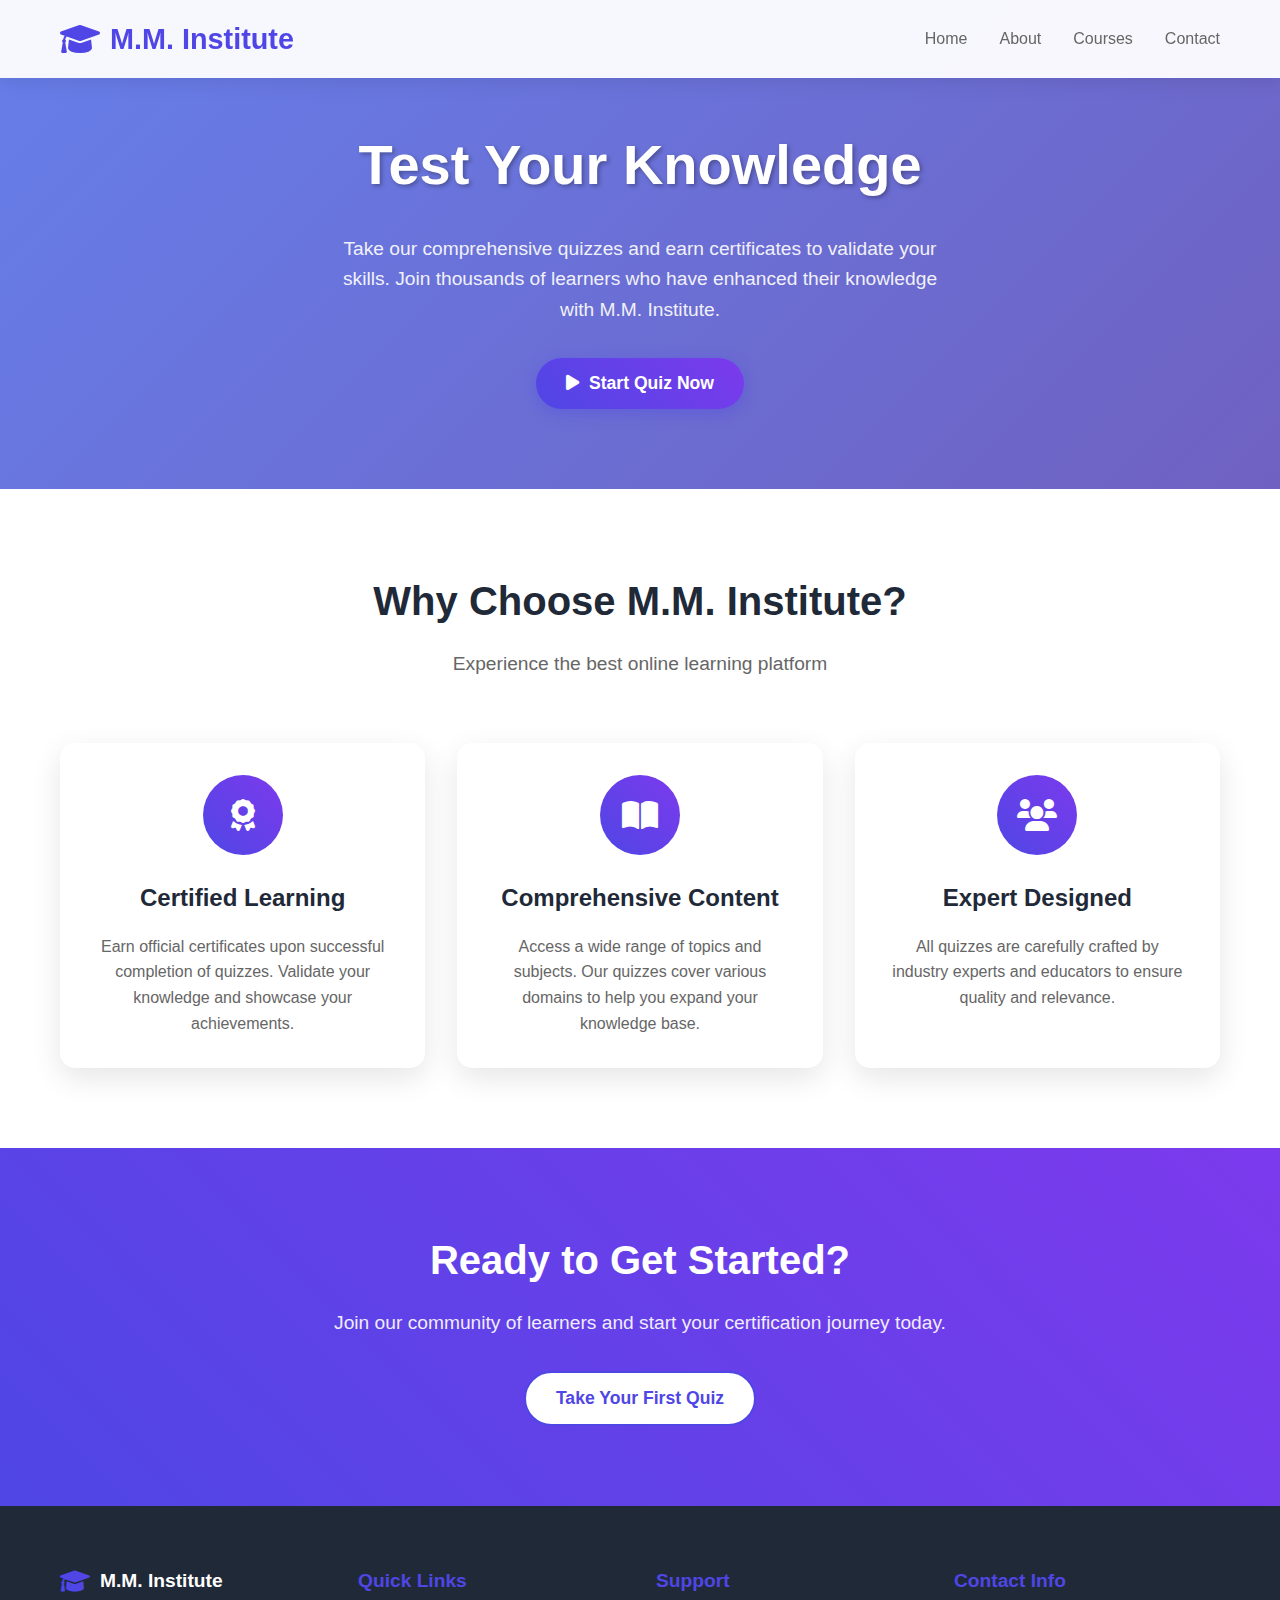
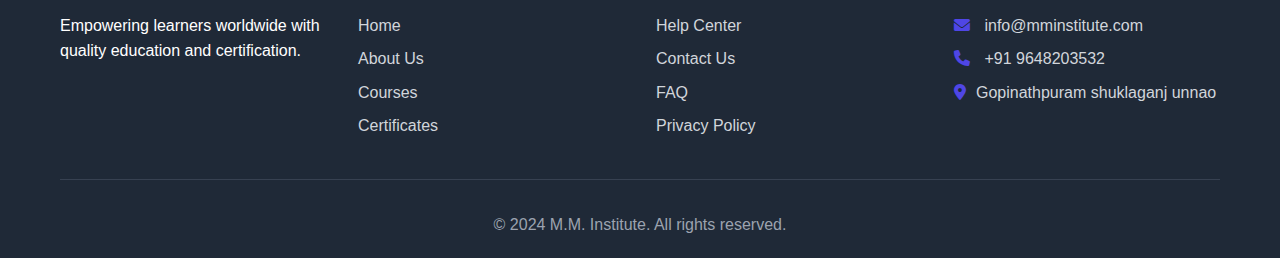
<file: index.html>
<!DOCTYPE html>
<html lang="en">
<head>
    <meta charset="UTF-8">
    <meta name="viewport" content="width=device-width, initial-scale=1.0">
    <title>M.M. Institute - Quiz Portal</title>
    <link rel="stylesheet" href="styles.css">
    <link href="https://cdnjs.cloudflare.com/ajax/libs/font-awesome/6.0.0/css/all.min.css" rel="stylesheet">
</head>
<body>
    <!-- Header -->
    <header class="header">
        <div class="container">
            <div class="nav">
                <div class="logo">
                    <i class="fas fa-graduation-cap"></i>
                    <h1>M.M. Institute</h1>
                </div>
                <nav class="nav-links">
                    <a href="#home">Home</a>
                    <a href="#about">About</a>
                    <a href="#courses">Courses</a>
                    <a href="#contact">Contact</a>
                </nav>
            </div>
        </div>
    </header>

    <!-- Hero Section -->
    <section class="hero">
        <div class="container">
            <div class="hero-content">
                <h2>Test Your Knowledge</h2>
                <p>Take our comprehensive quizzes and earn certificates to validate your skills. Join thousands of learners who have enhanced their knowledge with M.M. Institute.</p>
                <button class="btn-primary" onclick="startQuiz()">
                    <i class="fas fa-play"></i>
                    Start Quiz Now
                </button>
            </div>
        </div>
    </section>

    <!-- Features Section -->
    <section class="features">
        <div class="container">
            <div class="section-header">
                <h3>Why Choose M.M. Institute?</h3>
                <p>Experience the best online learning platform</p>
            </div>
            <div class="features-grid">
                <div class="feature-card">
                    <div class="feature-icon">
                        <i class="fas fa-award"></i>
                    </div>
                    <h4>Certified Learning</h4>
                    <p>Earn official certificates upon successful completion of quizzes. Validate your knowledge and showcase your achievements.</p>
                </div>
                <div class="feature-card">
                    <div class="feature-icon">
                        <i class="fas fa-book-open"></i>
                    </div>
                    <h4>Comprehensive Content</h4>
                    <p>Access a wide range of topics and subjects. Our quizzes cover various domains to help you expand your knowledge base.</p>
                </div>
                <div class="feature-card">
                    <div class="feature-icon">
                        <i class="fas fa-users"></i>
                    </div>
                    <h4>Expert Designed</h4>
                    <p>All quizzes are carefully crafted by industry experts and educators to ensure quality and relevance.</p>
                </div>
            </div>
        </div>
    </section>

    <!-- CTA Section -->
    <section class="cta">
        <div class="container">
            <div class="cta-content">
                <h3>Ready to Get Started?</h3>
                <p>Join our community of learners and start your certification journey today.</p>
                <button class="btn-secondary" onclick="startQuiz()">
                    Take Your First Quiz
                </button>
            </div>
        </div>
    </section>

    <!-- Footer -->
    <footer class="footer">
        <div class="container">
            <div class="footer-content">
                <div class="footer-section">
                    <div class="footer-logo">
                        <i class="fas fa-graduation-cap"></i>
                        <span>M.M. Institute</span>
                    </div>
                    <p>Empowering learners worldwide with quality education and certification.</p>
                </div>
                <div class="footer-section">
                    <h4>Quick Links</h4>
                    <ul>
                        <li><a href="#home">Home</a></li>
                        <li><a href="#about">About Us</a></li>
                        <li><a href="#courses">Courses</a></li>
                        <li><a href="#certificates">Certificates</a></li>
                    </ul>
                </div>
                <div class="footer-section">
                    <h4>Support</h4>
                    <ul>
                        <li><a href="#help">Help Center</a></li>
                        <li><a href="#contact">Contact Us</a></li>
                        <li><a href="#faq">FAQ</a></li>
                        <li><a href="#privacy">Privacy Policy</a></li>
                    </ul>
                </div>
                <div class="footer-section">
                    <h4>Contact Info</h4>
                    <div class="contact-info">
                        <p><i class="fas fa-envelope"></i> info@mminstitute.com</p>
                        <p><i class="fas fa-phone"></i> +91 9648203532</p>
                        <p><i class="fas fa-map-marker-alt"></i>Gopinathpuram shuklaganj unnao</p>
                    </div>
                </div>
            </div>
            <div class="footer-bottom">
                <p>&copy; 2024 M.M. Institute. All rights reserved.</p>
            </div>
        </div>
    </footer>

    <script src="script.js"></script>
</body>
</html>
</file>
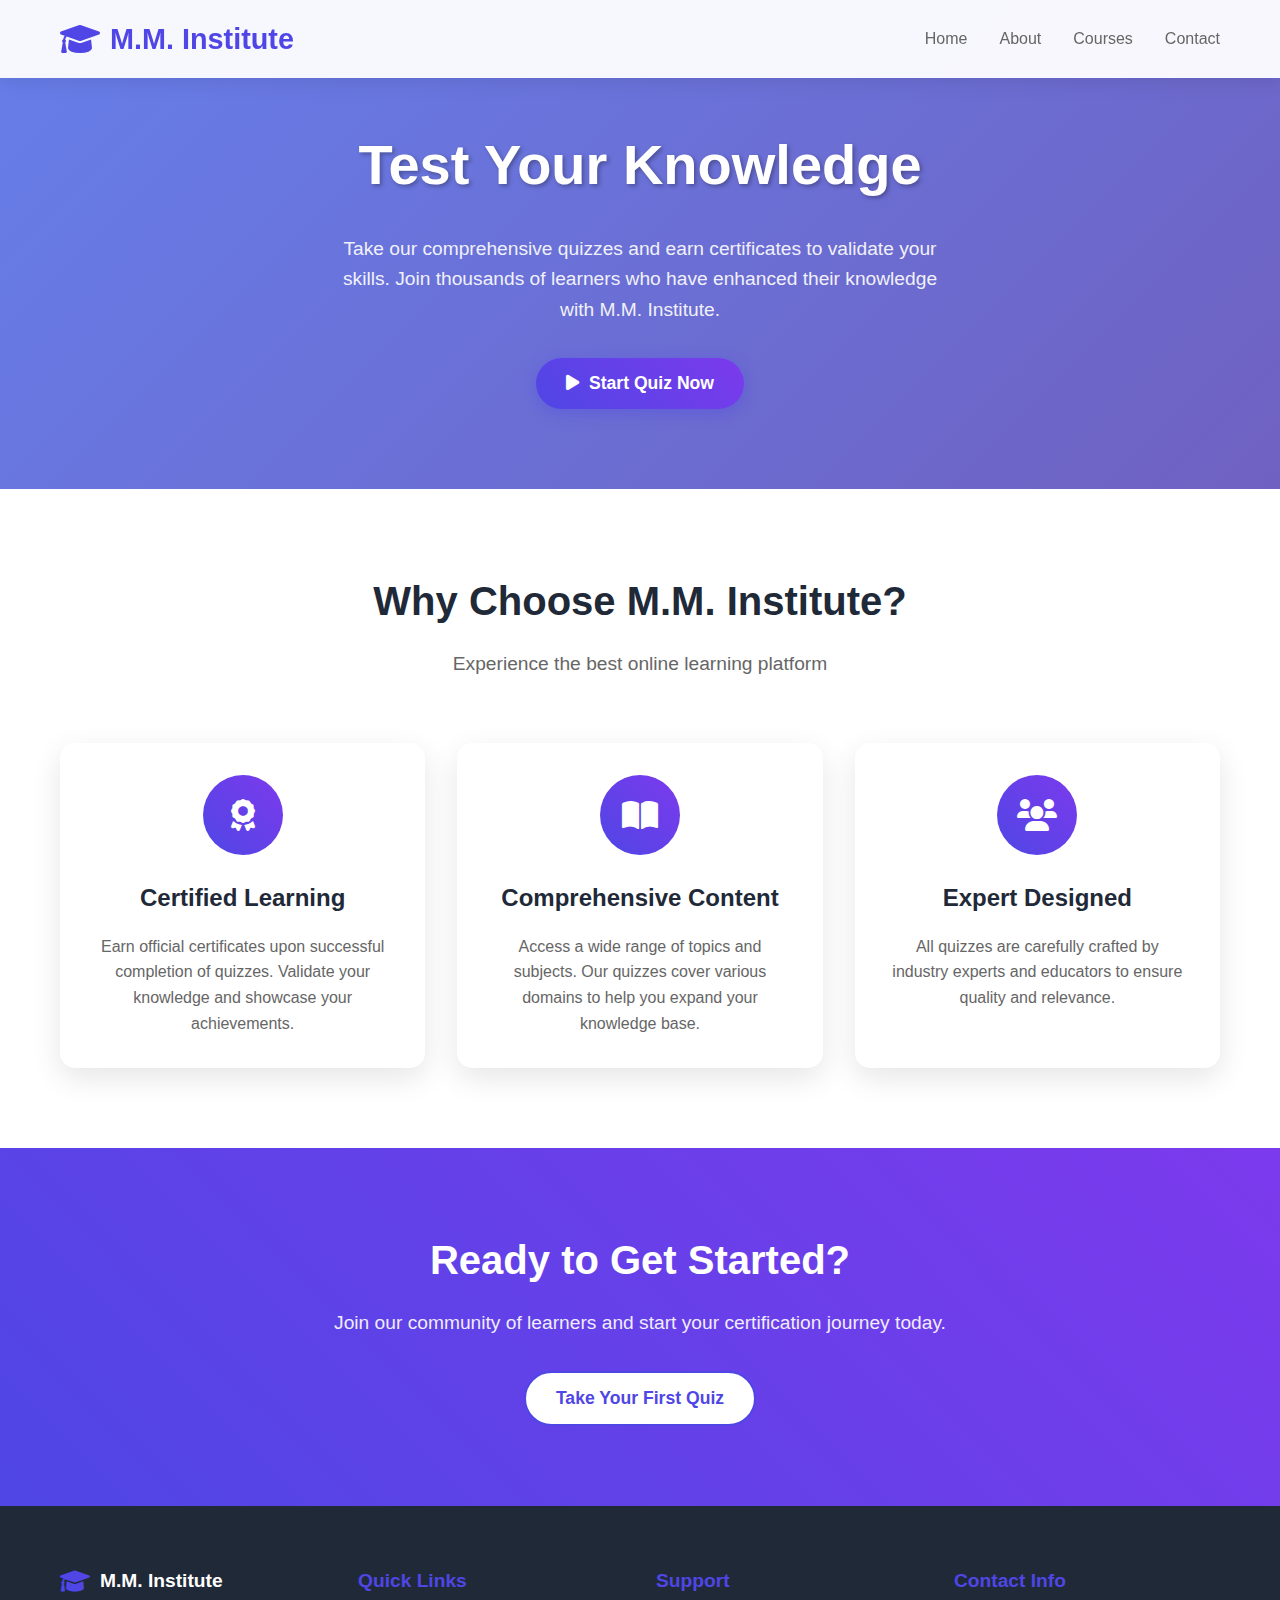
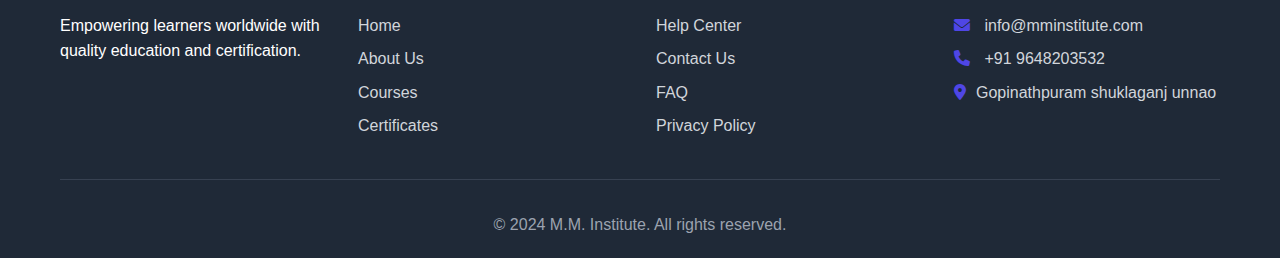
<file: certificate.html>
<!DOCTYPE html>
<html lang="en">
<head>
    <meta charset="UTF-8">
    <meta name="viewport" content="width=device-width, initial-scale=1.0">
    <title>Certificate - M.M. Institute</title>
    <link rel="stylesheet" href="styles.css">
    <link href="https://cdnjs.cloudflare.com/ajax/libs/font-awesome/6.0.0/css/all.min.css" rel="stylesheet">
</head>
<body>
    <div class="certificate-container">
        <div class="certificate-header">
            <div class="logo">
                <div><img src="img/logo.png"  width="15%" height="15%"></div>
                <h1>M.M. Institute</h1>
            </div>
            <div class="certificate-actions">
                <button class="btn-secondary" onclick="printCertificate()">
                    <i class="fas fa-print"></i>
                    Print Certificate
                </button>
                <button class="btn-secondary" onclick="goHome()">
                    <i class="fas fa-home"></i>
                    Home
                </button>
            </div>
        </div>

        <div class="certificate-wrapper">
            <div class="certificate" id="certificate">
                <div class="certificate-border">
                    <div class="certificate-content">
                        <div class="certificate-logo">
                            <div class="logo-circle">
                                <div><img src="img/logo.png"  width="100%" height="100%"></div>
                            </div>
                        </div>

                        <h1 class="certificate-title">CERTIFICATE OF COMPLETION</h1>

                        <div class="institute-name">
                            <i class="fas fa-graduation-cap"></i>
                            <span>M.M. Institute</span>
                        </div>

                        <p class="certificate-text">This is to certify that</p>

                        <h2 class="student-name" id="cert-student-name">Student Name</h2>

                        <p class="certificate-text">has successfully completed</p>

                        <h3 class="course-name">Tally Prime</h3>

                        <p class="certificate-text">
                            with a score of <span class="score-highlight" id="cert-score">0%</span>
                        </p>

                        <div class="certificate-footer">
                            <div class="cert-date">
                                <p class="footer-label">Date of Completion</p>
                                <p class="footer-value" id="cert-date">January 1, 2024</p>
                            </div>
                            <div class="cert-authority">
                                <p class="footer-label">Authorized by</p>
                                <p class="footer-value">M.M. Institute</p>
                            </div>
                        </div>

                        <div class="certificate-seal">
                            <div class="seal">
                              <div><img src="img/lg.png"  width="90%" height="90%"></div>
                            </div>
                        </div>
                    </div>
                </div>
            </div>
        </div>
    </div>

    <script src="script.js"></script>
</body>
</html>
</file>
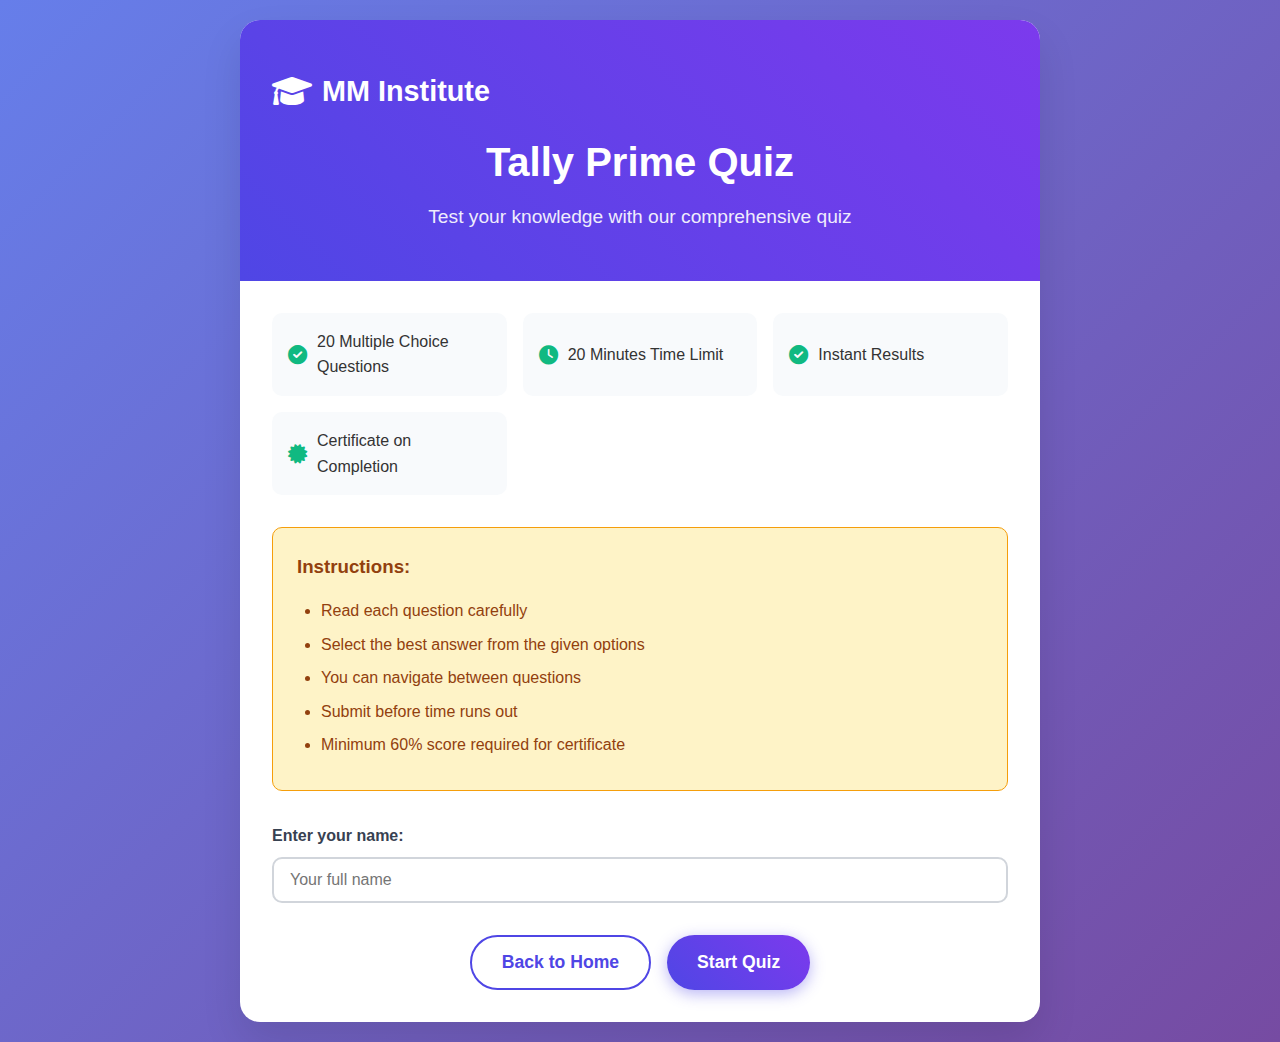
<file: quiz.html>
<!DOCTYPE html>
<html lang="en">
<head>
    <meta charset="UTF-8">
    <meta name="viewport" content="width=device-width, initial-scale=1.0">
    <title>Quiz - MM Institute</title>
    <link rel="stylesheet" href="styles.css">
    <link href="https://cdnjs.cloudflare.com/ajax/libs/font-awesome/6.0.0/css/all.min.css" rel="stylesheet">
</head>
<body>
    <div class="quiz-container">
        <!-- Quiz Start Screen ddddd -->
        <div id="quiz-start" class="quiz-start">
            <div class="quiz-card">
                <div class="quiz-header">
                    <div class="logo">
                        <i class="fas fa-graduation-cap"></i>
                        <h1>MM Institute</h1>
                    </div>
                    <h2>Tally Prime Quiz</h2>
                    <p>Test your knowledge with our comprehensive quiz</p>
                </div>
                <div class="quiz-info">
                    <div class="info-grid">
                        <div class="info-item">
                            <i class="fas fa-check-circle"></i>
                            <span>20 Multiple Choice Questions</span>
                        </div>
                        <div class="info-item">
                            <i class="fas fa-clock"></i>
                            <span>20 Minutes Time Limit</span>
                        </div>
                        <div class="info-item">
                            <i class="fas fa-check-circle"></i>
                            <span>Instant Results</span>
                        </div>
                        <div class="info-item">
                            <i class="fas fa-certificate"></i>
                            <span>Certificate on Completion</span>
                        </div>
                    </div>
                    <div class="instructions">
                        <h3>Instructions:</h3>
                        <ul>
                            <li>Read each question carefully</li>
                            <li>Select the best answer from the given options</li>
                            <li>You can navigate between questions</li>
                            <li>Submit before time runs out</li>
                            <li>Minimum 60% score required for certificate</li>
                        </ul>
                    </div>
                    <div class="name-input">
                        <label for="studentName">Enter your name:</label>
                        <input type="text" id="studentName" placeholder="Your full name" required>
                    </div>
                    <div class="quiz-buttons">
                        <button class="btn-secondary" onclick="goHome()">Back to Home</button>
                        <button class="btn-primary" onclick="startQuizTimer()">Start Quiz</button>
                    </div>
                </div>
            </div>
        </div>

        <!-- Quiz Questions -->
        <div id="quiz-questions" class="quiz-questions" style="display: none;">
            <div class="quiz-header-bar">
                <div class="quiz-logo">
                    <i class="fas fa-graduation-cap"></i>
                    <span>M.M. Institute Quiz</span>
                </div>
                <div class="quiz-status">
                    <div class="timer">
                        <i class="fas fa-clock"></i>
                        <span id="timer">10:00</span>
                    </div>
                    <div class="question-counter">
                        Question <span id="current-question">1</span> of <span id="total-questions">10</span>
                    </div>
                </div>
            </div>
            
            <div class="progress-bar">
                <div class="progress" id="progress"></div>
            </div>

            <div class="question-card">
                <div class="question-content">
                    <h3 id="question-text">Loading question...</h3>
                    <div class="options" id="options-container">
              
                    </div>
                </div>
                <div class="question-navigation">
                    <button class="btn-secondary" id="prev-btn" onclick="previousQuestion()" disabled>Previous</button>
                    <button class="btn-primary" id="next-btn" onclick="nextQuestion()" disabled>Next Question</button>
                </div>
            </div>
        </div>
        
    </div>

    <script src="script.js"></script>
</body>
</html>
</file>
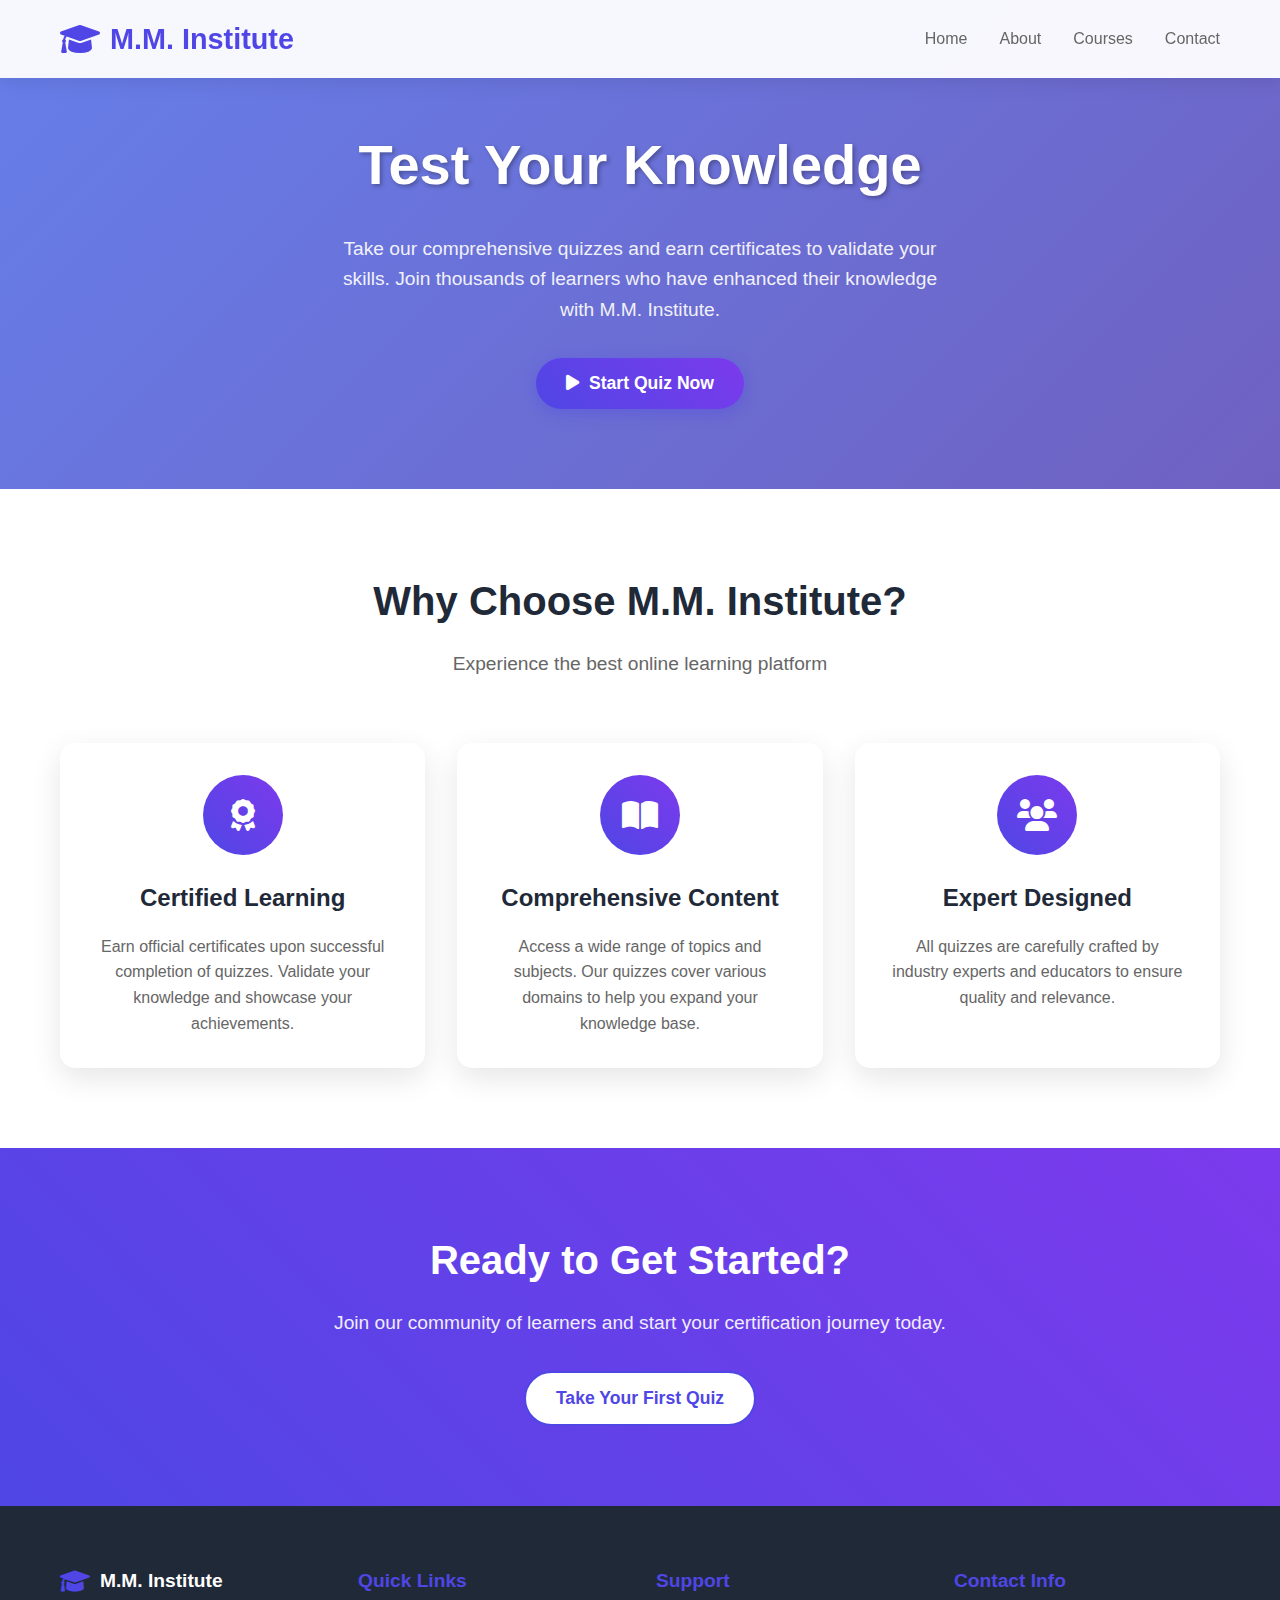
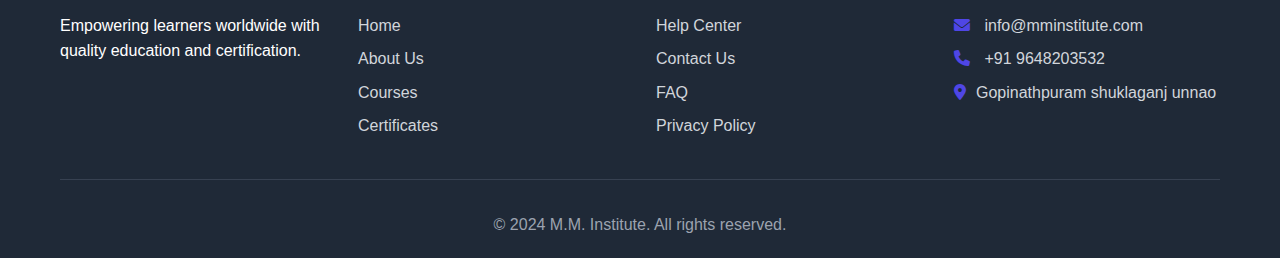
<file: results.html>
<!DOCTYPE html>
<html lang="en">
<head>
    <meta charset="UTF-8">
    <meta name="viewport" content="width=device-width, initial-scale=1.0">
    <title>Quiz Results - MM Institute</title>
    <link rel="stylesheet" href="styles.css">
    <link href="https://cdnjs.cloudflare.com/ajax/libs/font-awesome/6.0.0/css/all.min.css" rel="stylesheet">
</head>
<body>
    <div class="results-container">
        <div class="results-header">
            <div class="logo">
                <i class="fas fa-graduation-cap"></i>
                <h1>MM Institute</h1>
            </div>
            <h2>Quiz Results</h2>
        </div>

        <div class="results-content">
            <div class="results-summary">
                <div class="score-card">
                    <div class="score-circle">
                        <span id="percentage-score">0%</span>
                    </div>
                    <h3 id="result-message">Loading...</h3>
                    <p id="result-description">Please wait...</p>
                </div>

                <div class="stats-grid">
                    <div class="stat-item">
                        <div class="stat-number" id="correct-answers">0</div>
                        <div class="stat-label">Correct Answers</div>
                    </div>
                    <div class="stat-item">
                        <div class="stat-number" id="incorrect-answers">0</div>
                        <div class="stat-label">Incorrect Answers</div>
                    </div>
                    <div class="stat-item">
                        <div class="stat-number" id="total-score">0</div>
                        <div class="stat-label">Total Questions</div>
                    </div>
                    <div class="stat-item">
                        <div class="stat-number" id="final-percentage">0%</div>
                        <div class="stat-label">Final Score</div>
                    </div>
                </div>

                <div class="certificate-status" id="certificate-status">
                    <div class="status-icon">
                        <i class="fas fa-award"></i>
                    </div>
                    <div class="status-text">
                        <h4>Certificate Status</h4>
                        <p id="certificate-message">Loading...</p>
                    </div>
                </div>

                <div class="action-buttons">
                    <button class="btn-primary" id="certificate-btn" onclick="viewCertificate()" style="display: none;">
                        <i class="fas fa-download"></i>
                        View Certificate
                    </button>
                    <button class="btn-secondary" onclick="retakeQuiz()">
                        <i class="fas fa-redo"></i>
                        Retake Quiz
                    </button>
                    <button class="btn-secondary" onclick="goHome()">
                        <i class="fas fa-home"></i>
                        Home
                    </button>
                </div>
            </div>

            <div class="answers-review">
                <h3>Review Your Answers</h3>
                <div id="answers-container">
                    <!-- Answers will be populated by JavaScript -->
                </div>
            </div>
        </div>
    </div>

    <script src="script.js"></script>
</body>
</html>
</file>
<file: styles.css>
* {
  margin: 0;
  padding: 0;
  box-sizing: border-box;
}

body {
  font-family: "Segoe UI", Tahoma, Geneva, Verdana, sans-serif;
  line-height: 1.6;
  color: #333;
  background: linear-gradient(135deg, #667eea 0%, #764ba2 100%);
  min-height: 100vh;
}

.container {
  max-width: 1200px;
  margin: 0 auto;
  padding: 0 20px;
}

/* Header Styles */
.header {
  background: rgba(255, 255, 255, 0.95);
  backdrop-filter: blur(10px);
  box-shadow: 0 2px 20px rgba(0, 0, 0, 0.1);
  position: fixed;
  width: 100%;
  top: 0;
  z-index: 1000;
}

.nav {
  display: flex;
  justify-content: space-between;
  align-items: center;
  padding: 1rem 0;
}

.logo {
  display: flex;
  align-items: center;
  gap: 10px;
  color: #4f46e5;
}

.logo i {
  font-size: 2rem;
}

.logo h1 {
  font-size: 1.8rem;
  font-weight: 700;
}

.nav-links {
  display: flex;
  gap: 2rem;
}

.nav-links a {
  text-decoration: none;
  color: #666;
  font-weight: 500;
  transition: color 0.3s;
}

.nav-links a:hover {
  color: #4f46e5;
}

/* Hero Section */
.hero {
  padding: 120px 0 80px;
  text-align: center;
  color: white;
}

.hero-content h2 {
  font-size: 3.5rem;
  font-weight: 700;
  margin-bottom: 1.5rem;
  text-shadow: 2px 2px 4px rgba(0, 0, 0, 0.3);
}

.hero-content p {
  font-size: 1.2rem;
  margin-bottom: 2rem;
  max-width: 600px;
  margin-left: auto;
  margin-right: auto;
  opacity: 0.9;
}

/* Button Styles */
.btn-primary,
.btn-secondary {
  padding: 15px 30px;
  border: none;
  border-radius: 50px;
  font-size: 1.1rem;
  font-weight: 600;
  cursor: pointer;
  transition: all 0.3s;
  display: inline-flex;
  align-items: center;
  gap: 10px;
  text-decoration: none;
}

.btn-primary {
  background: linear-gradient(45deg, #4f46e5, #7c3aed);
  color: white;
  box-shadow: 0 4px 15px rgba(79, 70, 229, 0.4);
}

.btn-primary:hover {
  transform: translateY(-2px);
  box-shadow: 0 6px 20px rgba(79, 70, 229, 0.6);
}

.btn-secondary {
  background: white;
  color: #4f46e5;
  border: 2px solid #4f46e5;
}

.btn-secondary:hover {
  background: #4f46e5;
  color: white;
  transform: translateY(-2px);
}

/* Features Section */
.features {
  padding: 80px 0;
  background: white;
}

.section-header {
  text-align: center;
  margin-bottom: 4rem;
}

.section-header h3 {
  font-size: 2.5rem;
  font-weight: 700;
  margin-bottom: 1rem;
  color: #1f2937;
}

.section-header p {
  font-size: 1.2rem;
  color: #666;
}

.features-grid {
  display: grid;
  grid-template-columns: repeat(auto-fit, minmax(300px, 1fr));
  gap: 2rem;
}

.feature-card {
  background: white;
  padding: 2rem;
  border-radius: 15px;
  box-shadow: 0 10px 30px rgba(0, 0, 0, 0.1);
  text-align: center;
  transition: transform 0.3s;
}

.feature-card:hover {
  transform: translateY(-5px);
}

.feature-icon {
  width: 80px;
  height: 80px;
  background: linear-gradient(45deg, #4f46e5, #7c3aed);
  border-radius: 50%;
  display: flex;
  align-items: center;
  justify-content: center;
  margin: 0 auto 1.5rem;
}

.feature-icon i {
  font-size: 2rem;
  color: white;
}

.feature-card h4 {
  font-size: 1.5rem;
  font-weight: 600;
  margin-bottom: 1rem;
  color: #1f2937;
}

.feature-card p {
  color: #666;
  line-height: 1.6;
}

/* CTA Section */
.cta {
  padding: 80px 0;
  background: linear-gradient(45deg, #4f46e5, #7c3aed);
  color: white;
  text-align: center;
}

.cta-content h3 {
  font-size: 2.5rem;
  font-weight: 700;
  margin-bottom: 1rem;
}

.cta-content p {
  font-size: 1.2rem;
  margin-bottom: 2rem;
  opacity: 0.9;
}

/* Footer */
.footer {
  background: #1f2937;
  color: white;
  padding: 60px 0 20px;
}

.footer-content {
  display: grid;
  grid-template-columns: repeat(auto-fit, minmax(250px, 1fr));
  gap: 2rem;
  margin-bottom: 2rem;
}

.footer-logo {
  display: flex;
  align-items: center;
  gap: 10px;
  margin-bottom: 1rem;
  font-size: 1.2rem;
  font-weight: 600;
}

.footer-logo i {
  font-size: 1.5rem;
  color: #4f46e5;
}

.footer-section h4 {
  font-size: 1.2rem;
  font-weight: 600;
  margin-bottom: 1rem;
  color: #4f46e5;
}

.footer-section ul {
  list-style: none;
}

.footer-section ul li {
  margin-bottom: 0.5rem;
}

.footer-section ul li a {
  color: #d1d5db;
  text-decoration: none;
  transition: color 0.3s;
}

.footer-section ul li a:hover {
  color: #4f46e5;
}

.contact-info p {
  margin-bottom: 0.5rem;
  color: #d1d5db;
}

.contact-info i {
  margin-right: 10px;
  color: #4f46e5;
}

.footer-bottom {
  border-top: 1px solid #374151;
  padding-top: 2rem;
  text-align: center;
  color: #9ca3af;
}

/* Quiz Styles */
.quiz-container {
  min-height: 100vh;
  display: flex;
  align-items: center;
  justify-content: center;
  padding: 20px;
}

.quiz-start {
  width: 100%;
  max-width: 800px;
}

.quiz-card {
  background: white;
  border-radius: 20px;
  box-shadow: 0 20px 40px rgba(0, 0, 0, 0.1);
  overflow: hidden;
}

.quiz-header {
  background: linear-gradient(45deg, #4f46e5, #7c3aed);
  color: white;
  padding: 3rem 2rem;
  text-align: center;
}

.quiz-header .logo {
  color: white;
  margin-bottom: 1rem;
}

.quiz-header h2 {
  font-size: 2.5rem;
  font-weight: 700;
  margin-bottom: 0.5rem;
}

.quiz-header p {
  font-size: 1.2rem;
  opacity: 0.9;
}

.quiz-info {
  padding: 2rem;
}

.info-grid {
  display: grid;
  grid-template-columns: repeat(auto-fit, minmax(200px, 1fr));
  gap: 1rem;
  margin-bottom: 2rem;
}

.info-item {
  display: flex;
  align-items: center;
  gap: 10px;
  padding: 1rem;
  background: #f8fafc;
  border-radius: 10px;
}

.info-item i {
  color: #10b981;
  font-size: 1.2rem;
}

.instructions {
  background: #fef3c7;
  border: 1px solid #f59e0b;
  border-radius: 10px;
  padding: 1.5rem;
  margin-bottom: 2rem;
}

.instructions h3 {
  color: #92400e;
  margin-bottom: 1rem;
}

.instructions ul {
  color: #92400e;
  padding-left: 1.5rem;
}

.instructions li {
  margin-bottom: 0.5rem;
}

.name-input {
  margin-bottom: 2rem;
}

.name-input label {
  display: block;
  margin-bottom: 0.5rem;
  font-weight: 600;
  color: #374151;
}

.name-input input {
  width: 100%;
  padding: 12px 16px;
  border: 2px solid #d1d5db;
  border-radius: 10px;
  font-size: 1rem;
  transition: border-color 0.3s;
}

.name-input input:focus {
  outline: none;
  border-color: #4f46e5;
}

.quiz-buttons {
  display: flex;
  gap: 1rem;
  justify-content: center;
}

/* Quiz Questions Styles */
.quiz-questions {
  width: 100%;
  max-width: 1000px;
  margin: 0 auto;
}

.quiz-header-bar {
  background: white;
  padding: 1rem 2rem;
  border-radius: 15px;
  margin-bottom: 1rem;
  display: flex;
  justify-content: space-between;
  align-items: center;
  box-shadow: 0 4px 15px rgba(0, 0, 0, 0.1);
}

.quiz-logo {
  display: flex;
  align-items: center;
  gap: 10px;
  color: #4f46e5;
  font-weight: 600;
}

.quiz-status {
  display: flex;
  align-items: center;
  gap: 2rem;
}

.timer {
  display: flex;
  align-items: center;
  gap: 5px;
  color: #ef4444;
  font-weight: 600;
  font-size: 1.1rem;
}

.question-counter {
  color: #666;
}

.progress-bar {
  background: rgba(255, 255, 255, 0.3);
  height: 8px;
  border-radius: 4px;
  margin-bottom: 2rem;
  overflow: hidden;
}

.progress {
  background: linear-gradient(45deg, #10b981, #059669);
  height: 100%;
  border-radius: 4px;
  transition: width 0.3s;
}

.question-card {
  background: white;
  border-radius: 15px;
  padding: 2rem;
  box-shadow: 0 10px 30px rgba(0, 0, 0, 0.1);
}

.question-content h3 {
  font-size: 1.5rem;
  font-weight: 600;
  margin-bottom: 2rem;
  color: #1f2937;
}

.options {
  display: flex;
  flex-direction: column;
  gap: 1rem;
  margin-bottom: 2rem;
}

.option {
  padding: 1rem 1.5rem;
  border: 2px solid #e5e7eb;
  border-radius: 10px;
  cursor: pointer;
  transition: all 0.3s;
  display: flex;
  align-items: center;
  gap: 15px;
}

.option:hover {
  background: #f9fafb;
  border-color: #4f46e5;
}

.option.selected {
  background: #ede9fe;
  border-color: #4f46e5;
  color: #4f46e5;
}

.option input[type="radio"] {
  margin: 0;
}

.question-navigation {
  display: flex;
  justify-content: space-between;
  padding-top: 2rem;
  border-top: 1px solid #e5e7eb;
}

/* Results Styles */
.results-container {
  min-height: 100vh;
  padding: 2rem;
  max-width: 1200px;
  margin: 0 auto;
}

.results-header {
  text-align: center;
  margin-bottom: 3rem;
  color: white;
}

.results-header .logo {
  color: white;
  margin-bottom: 1rem;
}

.results-header h2 {
  font-size: 2.5rem;
  font-weight: 700;
}

.results-content {
  display: grid;
  grid-template-columns: 1fr 1fr;
  gap: 2rem;
}

.results-summary {
  background: white;
  border-radius: 20px;
  padding: 2rem;
  box-shadow: 0 20px 40px rgba(0, 0, 0, 0.1);
}

.score-card {
  text-align: center;
  margin-bottom: 2rem;
}

.score-circle {
  width: 150px;
  height: 150px;
  border-radius: 50%;
  background: linear-gradient(45deg, #4f46e5, #7c3aed);
  display: flex;
  align-items: center;
  justify-content: center;
  margin: 0 auto 1rem;
  box-shadow: 0 10px 30px rgba(79, 70, 229, 0.3);
}

.score-circle span {
  font-size: 2.5rem;
  font-weight: 700;
  color: white;
}

.score-card h3 {
  font-size: 1.8rem;
  font-weight: 700;
  margin-bottom: 0.5rem;
  color: #1f2937;
}

.score-card p {
  color: #666;
  font-size: 1.1rem;
}

.stats-grid {
  display: grid;
  grid-template-columns: repeat(2, 1fr);
  gap: 1rem;
  margin-bottom: 2rem;
}

.stat-item {
  background: #f8fafc;
  padding: 1.5rem;
  border-radius: 10px;
  text-align: center;
}

.stat-number {
  font-size: 2rem;
  font-weight: 700;
  color: #4f46e5;
}

.stat-label {
  color: #666;
  font-size: 0.9rem;
  margin-top: 0.5rem;
}

.certificate-status {
  background: #fef3c7;
  border: 1px solid #f59e0b;
  border-radius: 10px;
  padding: 1.5rem;
  display: flex;
  align-items: center;
  gap: 1rem;
  margin-bottom: 2rem;
}

.status-icon i {
  font-size: 2rem;
  color: #f59e0b;
}

.status-text h4 {
  color: #92400e;
  margin-bottom: 0.5rem;
}

.status-text p {
  color: #92400e;
  font-size: 0.9rem;
}

.action-buttons {
  display: flex;
  flex-direction: column;
  gap: 1rem;
}

.answers-review {
  background: white;
  border-radius: 20px;
  padding: 2rem;
  box-shadow: 0 20px 40px rgba(0, 0, 0, 0.1);
}

.answers-review h3 {
  font-size: 1.5rem;
  font-weight: 700;
  margin-bottom: 1.5rem;
  color: #1f2937;
}

.answer-item {
  border: 1px solid #e5e7eb;
  border-radius: 10px;
  padding: 1.5rem;
  margin-bottom: 1rem;
}

.answer-item.correct {
  border-color: #10b981;
  background: #f0fdf4;
}

.answer-item.incorrect {
  border-color: #ef4444;
  background: #fef2f2;
}

.answer-question {
  font-weight: 600;
  margin-bottom: 1rem;
  color: #1f2937;
}

.answer-details {
  display: grid;
  gap: 0.5rem;
}

.answer-row {
  display: flex;
  align-items: center;
  gap: 10px;
  padding: 0.5rem;
  border-radius: 5px;
}

.answer-row.user-answer {
  background: rgba(79, 70, 229, 0.1);
}

.answer-row.correct-answer {
  background: rgba(16, 185, 129, 0.1);
}

.answer-icon {
  width: 20px;
  text-align: center;
}

.answer-icon.correct {
  color: #10b981;
}

.answer-icon.incorrect {
  color: #ef4444;
}

/* Certificate Styles */
.certificate-container {
  min-height: 100vh;
  padding: 2rem;
  background: #f8fafc;
}

.certificate-header {
  display: flex;
  justify-content: space-between;
  align-items: center;
  margin-bottom: 2rem;
  background: white;
  padding: 1rem 2rem;
  border-radius: 15px;
  box-shadow: 0 4px 15px rgba(0, 0, 0, 0.1);
}

.certificate-header .logo {
  color: #4f46e5;
}

.certificate-actions {
  display: flex;
  gap: 1rem;
}

.certificate-wrapper {
  display: flex;
  justify-content: center;
}

.certificate {
  background: white;
  width: 800px;
  padding: 3rem;
  box-shadow: 0 20px 40px rgba(0, 0, 0, 0.1);
}

.certificate-border {
  border: 8px solid #4f46e5;
  border-radius: 20px;
  padding: 2rem;
  position: relative;
}

.certificate-border::before {
  content: "";
  position: absolute;
  top: 15px;
  left: 15px;
  right: 15px;
  bottom: 15px;
  border: 2px solid #e5e7eb;
  border-radius: 10px;
}

.certificate-content {
  text-align: center;
  position: relative;
  z-index: 2;
}

.certificate-logo {
  margin-bottom: 2rem;
}

.logo-circle {
  width: 100px;
  height: 100px;
  background: linear-gradient(45deg, #ffffff, #ffffff);
  border-radius: 50%;
  display: flex;
  align-items: center;
  justify-content: center;
  margin: 0 auto;
}

.logo-circle i {
  font-size: 3rem;
  color: white;
}

.certificate-title {
  font-size: 2.5rem;
  font-weight: 700;
  color: #4f46e5;
  margin-bottom: 2rem;
  letter-spacing: 2px;
}

.institute-name {
  display: flex;
  align-items: center;
  justify-content: center;
  gap: 10px;
  font-size: 1.5rem;
  font-weight: 600;
  color: #1f2937;
  margin-bottom: 2rem;
}

.institute-name i {
  color: #4f46e5;
}

.certificate-text {
  font-size: 1.2rem;
  color: #666;
  margin-bottom: 1rem;
}

.student-name {
  font-size: 2.5rem;
  font-weight: 700;
  color: #1f2937;
  margin: 1.5rem 0;
  border-bottom: 3px solid #e5e7eb;
  padding-bottom: 0.5rem;
  display: inline-block;
}

.course-name {
  font-size: 1.8rem;
  font-weight: 600;
  color: #4f46e5;
  margin: 1.5rem 0;
}

.score-highlight {
  font-weight: 700;
  color: #10b981;
  font-size: 1.3rem;
}

.certificate-footer {
  display: flex;
  justify-content: space-between;
  margin-top: 3rem;
  padding-top: 2rem;
  border-top: 1px solid #e5e7eb;
}

.footer-label {
  font-size: 0.9rem;
  color: #666;
  margin-bottom: 0.5rem;
}

.footer-value {
  font-weight: 600;
  color: #1f2937;
}

.certificate-seal {
  position: absolute;
  bottom: 2rem;
  right: 2rem;
}

.seal {
  width: 80px;
  height: 80px;
  background: linear-gradient(45deg, #ffffff, #ffffff);
  border-radius: 50%;
  display: flex;
  align-items: center;
  justify-content: center;
  box-shadow: 0 4px 15px rgba(0, 0, 0, 0.3);
}

.seal i {
  font-size: 2rem;
  color: white;
}

/* Responsive Design */
@media (max-width: 768px) {
  .nav {
    flex-direction: column;
    gap: 1rem;
  }

  .nav-links {
    display: none;
  }

  .hero-content h2 {
    font-size: 2.5rem;
  }

  .features-grid {
    grid-template-columns: 1fr;
  }

  .results-content {
    grid-template-columns: 1fr;
  }

  .quiz-header-bar {
    flex-direction: column;
    gap: 1rem;
    text-align: center;
  }

  .quiz-status {
    justify-content: center;
  }

  .certificate {
    width: 100%;
    padding: 1.5rem;
  }

  .certificate-title {
    font-size: 1.8rem;
  }

  .student-name {
    font-size: 1.8rem;
  }

  .certificate-header {
    flex-direction: column;
    gap: 1rem;
  }
}

@media print {
  .certificate-header {
    display: none;
  }

  .certificate-container {
    background: white;
    padding: 0;
  }

  .certificate {
    box-shadow: none;
    width: 100%;
  }
}
</file>
